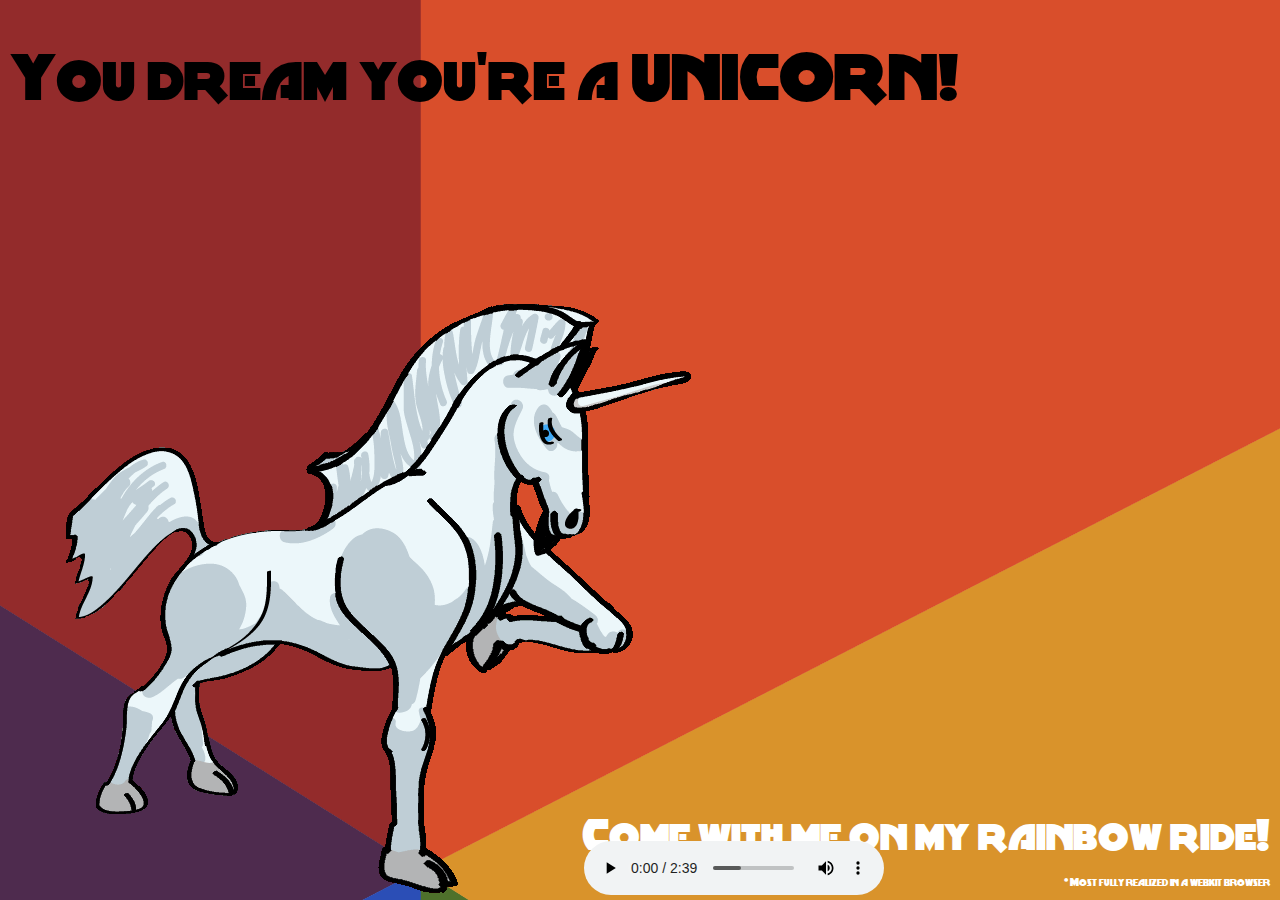
<file: index.html>
<!DOCTYPE html>
<html>
	<head>
    	<meta charset="utf-8" />
    	<title>The Panda/Unicorn Rainbow Connection</title>
    	<link rel="stylesheet" href="css/styles.css" type="text/css">

<!--

What???

Yeah. So, what the heck is up with this page? A unicorn? A rainbow? Has this guy lost his mind?

Maybe. But that's beside the point...

When I saw the panda with the rainbow coming out of it's mouth I immediately thought of the
currently inescapably (in the jQuery community) unicorn meme (which at first I must admit I
hated). I had visions of Jonathan Neal's "You Dream You're A Unicorn" playing while a rainbow 
scrolled past a unicorn and flickr images tumbled down the screen. I immediately rejected the 
idea because it's... stupid... But then I realized what a better way to showcase HTML 5 and CSS 3 
than to have a CSS only animation and an HTML 5 media player both present on the page? Plus I 
could use a cool font. Plus it's memorable, I mean, who else is going to have done anything like 
it? Plus, when I'm done, even if nothing else comes of the whole interview process, I'll at least 
have something ridiculous for my blog. Win, win, win, win! Plus, hopefully I made someone along
the way at least chuckle.

-->

	</head>
	<body>
		<h1>You dream you're a UNICORN!</h1>
		
		<div id="BGContainer">
			<div id="turningBG"></div>
			<div id="unicorn"></div>
			<!-- <div id="pandaPhotos"><img src="media/ajax-loader.gif" id="loadingImg" /></div> -->
		</div>
		
		<h2>Come with me on my rainbow ride!</h2>
		<audio src="media/unicorn.ogg" controls="controls" autoplay="autoplay" loop="loop"></audio>
		<p>* Most fully realized in a webkit browser</p>
		
		<script type="text/javascript" src="js/cQuery.js"></script>
		<script type="text/javascript" src="js/json2.js"></script>
		<script type="text/javascript" src="js/script.js"></script>
	</body>
</html>
</file>
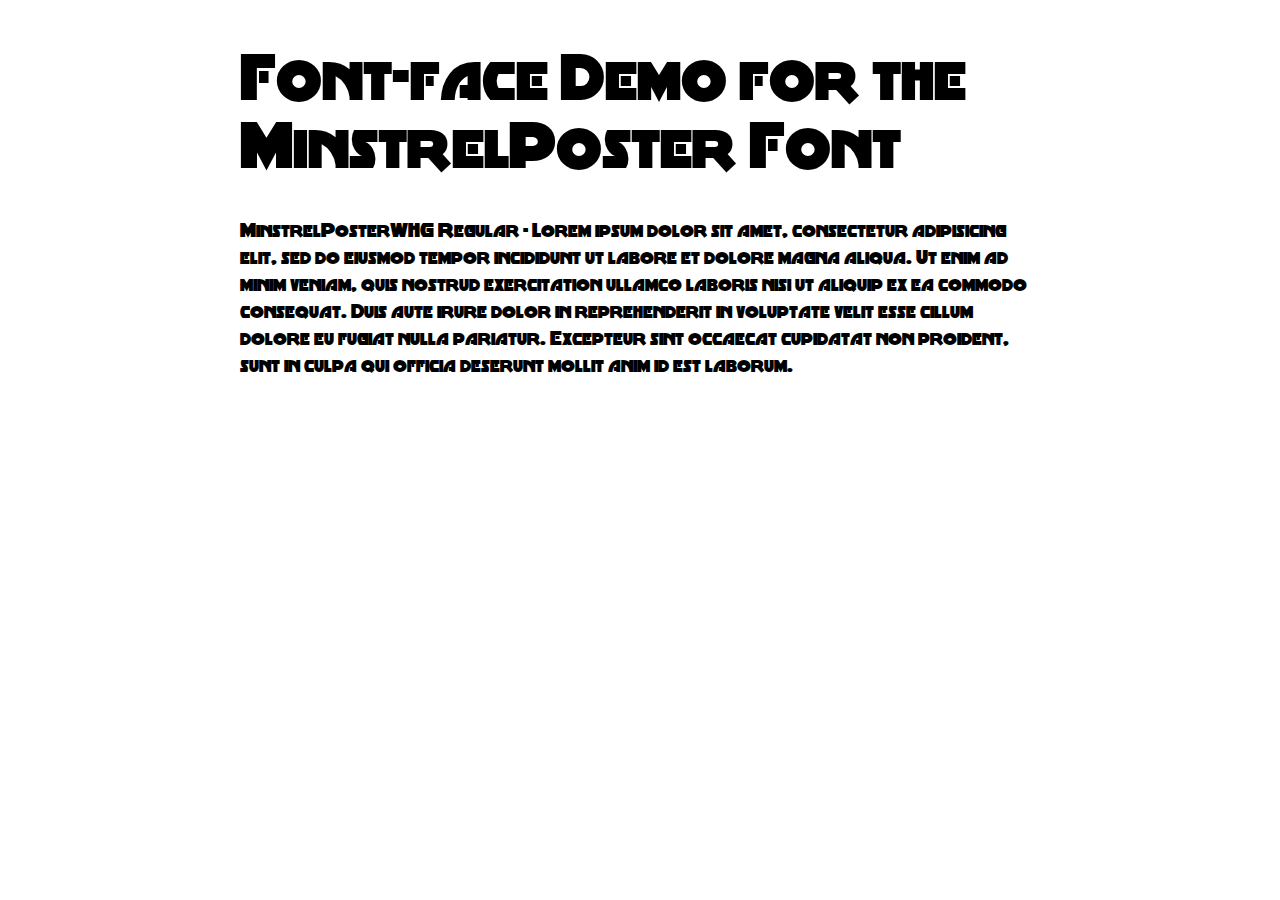
<file: demo.html>
<!DOCTYPE html PUBLIC "-//W3C//DTD XHTML 1.0 Strict//EN"
	"http://www.w3.org/TR/xhtml1/DTD/xhtml1-strict.dtd">

<html xmlns="http://www.w3.org/1999/xhtml" xml:lang="en" lang="en">
<head>
	<meta http-equiv="Content-Type" content="text/html; charset=utf-8"/>

	<title>Font Face Demo</title>
	<link rel="stylesheet" href="css/stylesheet.css" type="text/css" charset="utf-8">
	<style type="text/css" media="screen">
		h1.fontface {font: 60px/68px 'MinstrelPosterWHGRegular', Arial, sans-serif;letter-spacing: 0;}

		p.style1 {font: 18px/27px 'MinstrelPosterWHGRegular', Arial, sans-serif;}
		
		#container {
			width: 800px;
			margin-left: auto;
			margin-right: auto;
		}
	</style>
</head>

<body>
	<div id="container">
		<h1 class="fontface">Font-face Demo for the MinstrelPoster Font</h1>
	
	 

	<p class="style1">MinstrelPosterWHG Regular - Lorem ipsum dolor sit amet, consectetur adipisicing elit, sed do eiusmod tempor incididunt ut labore et dolore magna aliqua. Ut enim ad minim veniam, quis nostrud exercitation ullamco laboris nisi ut aliquip ex ea commodo consequat. Duis aute irure dolor in reprehenderit in voluptate velit esse cillum dolore eu fugiat nulla pariatur. Excepteur sint occaecat cupidatat non proident, sunt in culpa qui officia deserunt mollit anim id est laborum.</p>

		</div>
</body>
</html>
</file>
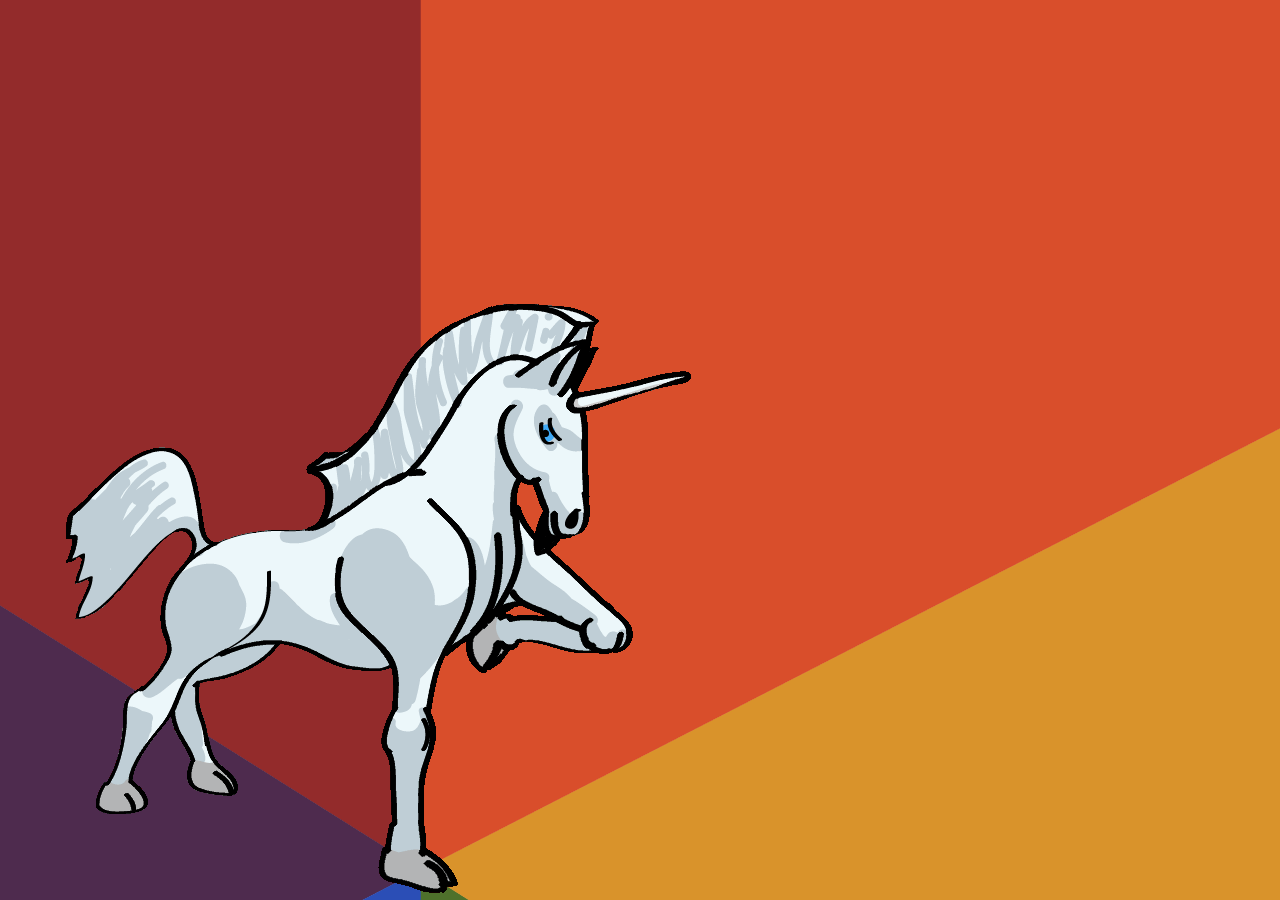
<file: rotateTest.html>
<!DOCTYPE html>
<html>
  <head>
    <meta charset="utf-8" />
    <title>Conforming XHTML 1.0 Strict Template</title>
    <style>
    	@-webkit-keyframes turnit{
    		from{
    			-webkit-transform: rotate(0deg);
    		}
    		to{
    			-webkit-transform: rotate(-364deg);
    		}
    	}

		#turningBG{
    		display:block;
    		position:absolute;
    		width: 3200px;
    		height: 3200px;
    		bottom:-1570px;
    		left: -1180px;
    		background: #fff url(media/rbwheel.gif) top right no-repeat;
    		-webkit-animation-name: turnit;
    		-webkit-animation-iteration-count: infinite;
			-webkit-animation-duration: 30s;
			-webkit-animation-timing-function: linear;
    	}

    	#BGContainer{
    		width: 100%;
    		height: 100%;
    		display: block;
    		position: absolute;
    		top: 0;
    		left: 0;
    		overflow: hidden;
    	}

    	#unicorn{
    		width: 100%;
    		height: 100%;
    		background: transparent url(media/ucBetter.gif) bottom left no-repeat;
    		display: block;
    		position: absolute;
    		bottom: 0;
    		left: 0;
    	}
    </style>
</head>

<body>
    <div id="BGContainer">
    	<div id="turningBG"></div>
    	<div id="unicorn"></div>
    </div>

<script type="text/javascript">
</script>

</body>
</html>
</file>
<file: css/styles.css>
@font-face {
	font-family: 'MinstrelPosterWHGRegular';
	src: url('../media/MINSPSW_-webfont.eot');
	src: local('☺'), url('../media/MINSPSW_-webfont.woff') format('woff'), url('../media/MINSPSW_-webfont.ttf') format('truetype'), url('../media/MINSPSW_-webfont.svg#webfont') format('svg');
	font-weight: normal;
	font-style: normal;
}

h1{
	position:absolute;
	top: 0px;
	left: 10px;
	color: #000;
	z-index: 110;
	font: 60px/68px 'MinstrelPosterWHGRegular', Arial, sans-serif;letter-spacing: 0;
}

h2 {
	position:absolute;
	bottom: 10px;
	right: 10px;
	z-index:100;
	color:#fff;
	font: 40px/48px 'MinstrelPosterWHGRegular', Arial, sans-serif;letter-spacing: 0;
}

h3 {
	position: absolute;
	display: none;
	bottom: 60px;
	right: 10px;
	z-index: 101;
	color: #fff;
	font: 30px/38px 'MinstrelPosterWHGRegular', Arial, sans-serif;letter-spacing: 0;
}

h3 a {
	color: #fff;
}

p {
	display: block;
	position:absolute;
	bottom: 2px;
	right: 10px;
	font: 10px/12px 'MinstrelPosterWHGRegular', Arial, sans-serif;letter-spacing: 0;
	z-index:105;
	color:#fff;
}

audio{
	position:absolute;
	bottom: 5px;
	right: 396px;
	z-index:106;
}

@-webkit-keyframes turnit{
	from{
		-webkit-transform: rotate(0deg);
	}
	to{
		-webkit-transform: rotate(-360deg);
	}
}

#turningBG{
	z-index: 10;
	display:block;
	position:absolute;
	width: 3200px;
	height: 3200px;
	bottom:-1570px;
	left: -1180px;
	background: #fff url(../media/rbwheel.gif) top right no-repeat;
	-webkit-animation-name: turnit;
	-webkit-animation-iteration-count: infinite;
	-webkit-animation-duration: 30s;
	-webkit-animation-timing-function: linear;
}

#BGContainer{
	z-index:1;
	width: 100%;
	height: 100%;
	display: block;
	position: absolute;
	top: 0;
	left: 0;
	overflow: hidden;
}

#unicorn{
	z-index:20;
	width: 100%;
	height: 100%;
	background: transparent url(../media/ucBetter.gif) bottom left no-repeat;
	display: block;
	position: absolute;
	bottom: 0;
	left: 0;
}

#pandaPhotos{
	z-index: 200;
	width: 240px;
	display: block;
	position: absolute;
	top: 0;
	left: 800px;
	text-align: center;
}

img{
	border: 0;
	margin-top: 20px;
	cursor: pointer;
}

#loadingImg{
	margin: 200px;
}
</file>
<file: css/stylesheet.css>
/* Generated by Font Squirrel (http://www.fontsquirrel.com) on April 28, 2010 12:15:34 PM America/New_York */



@font-face {
	font-family: 'MinstrelPosterWHGRegular';
	src: url('../media/MINSPSW_-webfont.eot');
	src: local('☺'), url('../media/MINSPSW_-webfont.woff') format('woff'), url('../media/MINSPSW_-webfont.ttf') format('truetype'), url('../media/MINSPSW_-webfont.svg#webfont') format('svg');
	font-weight: normal;
	font-style: normal;
}
</file>
